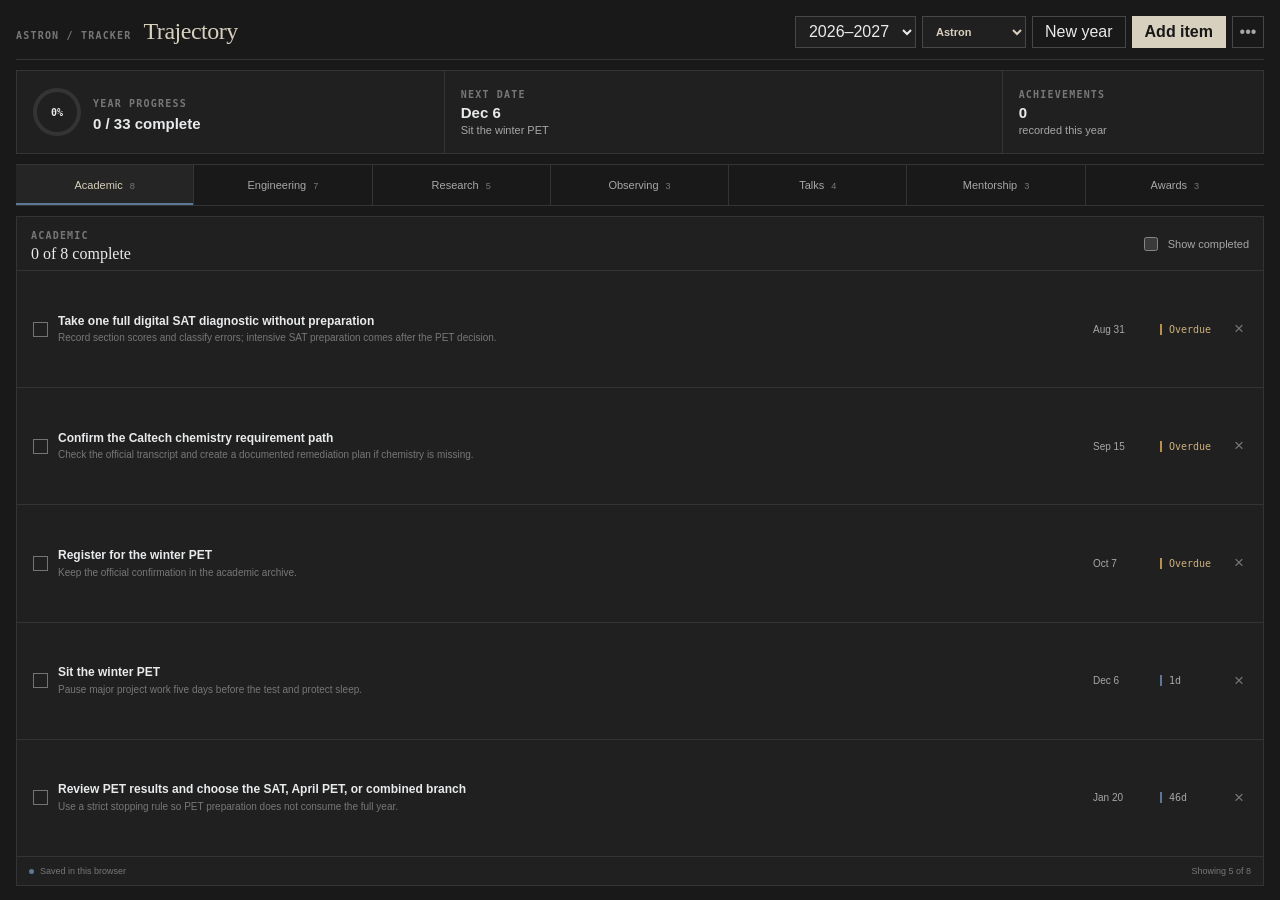
<file: index.html>
<!doctype html>
<html lang="en">
<head>
  <meta charset="utf-8">
  <meta name="viewport" content="width=device-width, initial-scale=1">
  <meta name="theme-color" content="#191919">
  <meta name="description" content="A compact, local-first tracker for astrophysics goals and achievements.">
  <title>Astron Tracker</title>
  <link rel="stylesheet" href="style.css">
</head>
<body>
  <main class="tracker-shell">
    <header class="tracker-header">
      <div class="identity"><span class="scope">ASTRON / TRACKER</span><h1>Trajectory</h1></div>
      <div class="header-actions">
        <select id="year" aria-label="Academic year"></select>
        <select class="page-switcher" aria-label="Switch tracker" onchange="if(this.value) location.href=this.value">
          <option value="./" selected>Astron</option>
          <option value="pet/">PET</option>
          <option value="master-tasks/">Tasks</option>
        </select>
        <button class="quiet-button" id="newYear">New year</button>
        <button class="primary-button" id="addItem">Add item</button>
        <details class="more-menu">
          <summary aria-label="More options">•••</summary>
          <div class="menu-panel">
            <button id="exportData">Export data</button>
            <button id="importData">Import data</button>
            <button class="danger" id="clearYear">Clear current year</button>
          </div>
        </details>
      </div>
    </header>

    <section class="summary" aria-label="Year summary">
      <div class="progress-cell">
        <div class="progress-ring" id="progressRing"><span id="progress">0%</span></div>
        <div><span class="label">Year progress</span><strong id="progressNote">0 / 0 complete</strong></div>
      </div>
      <div class="metric"><span class="label">Next date</span><strong id="nextDate">None</strong><small id="nextTitle">No upcoming goals</small></div>
      <div class="metric"><span class="label">Achievements</span><strong id="achievements">0</strong><small>recorded this year</small></div>
    </section>

    <nav class="category-tabs" id="categoryTabs" aria-label="Tracker categories"></nav>

    <section class="list-panel">
      <div class="list-heading">
        <div><span class="label" id="categoryLabel">Academic</span><h2 id="categoryProgress">0 of 0 complete</h2></div>
        <label class="completed-toggle"><input type="checkbox" id="showDone">Show completed</label>
      </div>
      <div class="task-list" id="taskList"></div>
      <footer class="tracker-footer"><span>Saved in this browser</span><span id="visibleCount">0 visible</span></footer>
    </section>
  </main>

  <dialog id="itemDialog">
    <form id="itemForm">
      <div class="modal-title"><div><span class="label">New record</span><h2>Add an item</h2></div><button type="button" id="closeDialog" aria-label="Close">×</button></div>
      <label>Title<input name="title" required maxlength="160" autofocus></label>
      <div class="form-row">
        <label>Category<select name="category" id="itemCategory"></select></label>
        <label>Type<select name="type"><option value="goal">Goal</option><option value="achievement">Achievement</option></select></label>
      </div>
      <label>Date<input name="date" type="date"></label>
      <label>Notes<textarea name="notes" maxlength="400" rows="2"></textarea></label>
      <div class="modal-actions"><button type="button" class="quiet-button" id="cancelDialog">Cancel</button><button class="primary-button">Save</button></div>
    </form>
  </dialog>
  <dialog id="confirmDialog">
    <form id="confirmForm">
      <div class="modal-title">
        <div><span class="label">Confirm action</span><h2 id="confirmTitle">Are you sure?</h2></div>
        <button type="button" id="confirmClose" aria-label="Close">×</button>
      </div>
      <p id="confirmMessage" style="margin:0;color:var(--muted);font-size:12px;line-height:1.5;"></p>
      <div class="modal-actions">
        <button type="button" class="quiet-button" id="confirmCancel">Cancel</button>
        <button type="submit" class="primary-button" id="confirmAccept">Delete</button>
      </div>
    </form>
  </dialog>

  <input type="file" id="importFile" accept="application/json" hidden>
  <script src="app.js"></script>
</body>
</html>
</file>
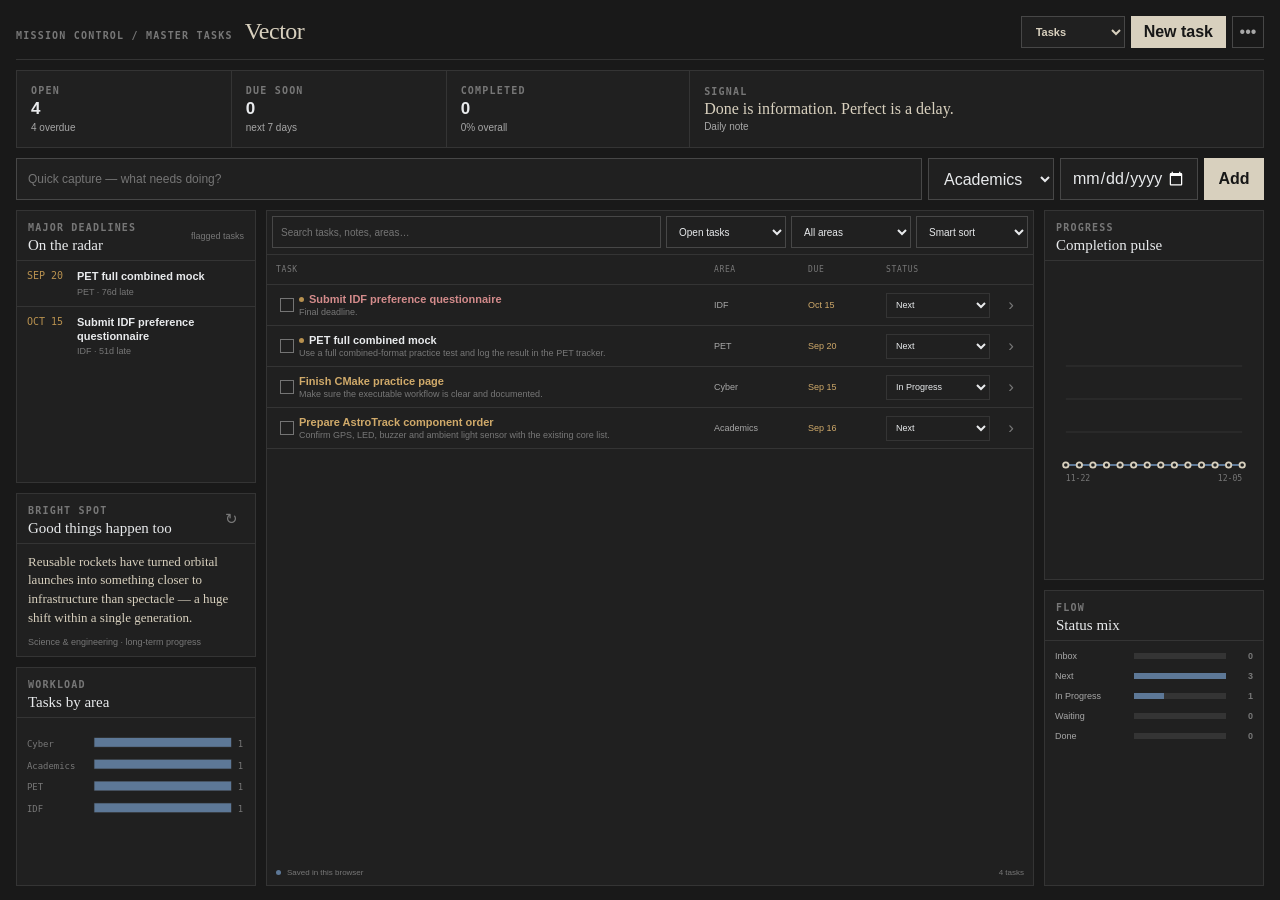
<file: master-tasks/index.html>
<!doctype html>
<html lang="en">
<head>
  <meta charset="utf-8">
  <meta name="viewport" content="width=device-width, initial-scale=1">
  <meta name="theme-color" content="#191919">
  <meta name="description" content="A fast local-first master task dashboard for Mission Control.">
  <title>Master Tasks</title>
  <link rel="stylesheet" href="style.css">
</head>
<body>
  <main class="tracker-shell">
    <header class="tracker-header">
      <div class="identity">
        <span class="scope">MISSION CONTROL / MASTER TASKS</span>
        <h1>Vector</h1>
      </div>
      <div class="header-actions">
        <select class="page-switcher" aria-label="Switch tracker" onchange="if(this.value) location.href=this.value">
          <option value="../">Astron</option>
          <option value="../pet/">PET</option>
          <option value="./" selected>Tasks</option>
        </select>
        <button class="primary-button" id="addDetailedTask">New task</button>
        <details class="more-menu">
          <summary aria-label="More options">•••</summary>
          <div class="menu-panel">
            <button id="exportData">Export data</button>
            <button id="importData">Import data</button>
            <button class="danger" id="resetData">Reset task tracker</button>
          </div>
        </details>
      </div>
    </header>

    <section class="summary" aria-label="Task summary">
      <div class="metric">
        <span class="label">Open</span>
        <strong id="openCount">0</strong>
        <small id="openNote">Nothing waiting</small>
      </div>
      <div class="metric">
        <span class="label">Due soon</span>
        <strong id="dueSoonCount">0</strong>
        <small>next 7 days</small>
      </div>
      <div class="metric">
        <span class="label">Completed</span>
        <strong id="completedCount">0</strong>
        <small id="completionRate">0% overall</small>
      </div>
      <div class="metric quote-metric">
        <span class="label">Signal</span>
        <strong id="quoteText">Start before you're ready.</strong>
        <small id="quoteSource">Daily note</small>
      </div>
    </section>

    <form class="quick-capture" id="quickForm">
      <input name="title" id="quickTitle" maxlength="180" placeholder="Quick capture — what needs doing?" autocomplete="off" required>
      <select name="area" aria-label="Area">
        <option>Academics</option>
        <option>Cyber</option>
        <option>Astron</option>
        <option>PET</option>
        <option>IDF</option>
        <option>Traveling</option>
        <option>Personal</option>
        <option>Other</option>
      </select>
      <input name="date" type="date" aria-label="Due date">
      <button class="primary-button">Add</button>
    </form>

    <section class="workspace">
      <aside class="left-rail">
        <article class="rail-panel deadlines-panel">
          <div class="panel-heading">
            <div><span class="label">Major deadlines</span><h2>On the radar</h2></div>
            <span class="tiny-note">flagged tasks</span>
          </div>
          <div id="deadlineList" class="deadline-list"></div>
        </article>

        <article class="rail-panel bright-panel">
          <div class="panel-heading">
            <div><span class="label">Bright spot</span><h2>Good things happen too</h2></div>
            <button class="icon-button" id="nextBrightSpot" aria-label="Next bright spot">↻</button>
          </div>
          <div class="bright-spot">
            <p id="brightText"></p>
            <small id="brightMeta"></small>
          </div>
        </article>

        <article class="rail-panel chart-panel">
          <div class="panel-heading">
            <div><span class="label">Workload</span><h2>Tasks by area</h2></div>
          </div>
          <div class="chart" id="areaChart"></div>
        </article>
      </aside>

      <section class="task-panel">
        <div class="task-toolbar">
          <div class="search-wrap">
            <input id="searchInput" type="search" placeholder="Search tasks, notes, areas…" aria-label="Search tasks">
          </div>
          <select id="statusFilter" aria-label="Filter by status">
            <option value="open">Open tasks</option>
            <option value="all">All statuses</option>
            <option value="Inbox">Inbox</option>
            <option value="Next">Next</option>
            <option value="In Progress">In Progress</option>
            <option value="Waiting">Waiting</option>
            <option value="Done">Done</option>
          </select>
          <select id="areaFilter" aria-label="Filter by area"><option value="all">All areas</option></select>
          <select id="sortSelect" aria-label="Sort tasks">
            <option value="smart">Smart sort</option>
            <option value="due">Due date</option>
            <option value="priority">Priority</option>
            <option value="created">Newest</option>
            <option value="area">Area</option>
          </select>
        </div>

        <div class="task-header-row">
          <span>Task</span><span>Area</span><span>Due</span><span>Status</span><span></span>
        </div>
        <div class="task-list" id="taskList"></div>
        <footer class="task-footer">
          <span>Saved in this browser</span>
          <span id="visibleCount">0 tasks</span>
        </footer>
      </section>

      <aside class="right-rail">
        <article class="rail-panel chart-panel">
          <div class="panel-heading">
            <div><span class="label">Progress</span><h2>Completion pulse</h2></div>
          </div>
          <div class="chart" id="completionChart"></div>
        </article>
        <article class="rail-panel status-panel">
          <div class="panel-heading">
            <div><span class="label">Flow</span><h2>Status mix</h2></div>
          </div>
          <div id="statusMix" class="status-mix"></div>
        </article>
      </aside>
    </section>
  </main>

  <dialog id="taskDialog">
    <form id="taskForm">
      <input type="hidden" name="id">
      <div class="modal-title">
        <div><span class="label" id="dialogEyebrow">Task details</span><h2 id="dialogTitle">New task</h2></div>
        <button type="button" data-close="taskDialog" aria-label="Close">×</button>
      </div>
      <label>Task<input name="title" maxlength="180" required></label>
      <div class="form-row">
        <label>Area<select name="area" id="dialogArea"></select></label>
        <label>Status<select name="status">
          <option>Inbox</option><option>Next</option><option>In Progress</option><option>Waiting</option><option>Done</option>
        </select></label>
      </div>
      <div class="form-row">
        <label>Due date<input name="date" type="date"></label>
        <label>Priority<select name="priority">
          <option>Medium</option><option>Critical</option><option>High</option><option>Low</option>
        </select></label>
      </div>
      <div class="form-row compact-row">
        <label class="check-label"><input name="major" type="checkbox"> Major deadline</label>
        <label>Estimated hours<input name="hours" type="number" min="0" max="999" step="0.25" placeholder="Optional"></label>
      </div>
      <label>Notes<textarea name="notes" rows="3" maxlength="1200" placeholder="Context, next step, links, submission details…"></textarea></label>
      <label>Attach files<input name="files" type="file" multiple><small class="field-note">Stored only in this browser. Up to 1.25 MB per file.</small></label>
      <div id="attachmentList" class="attachment-list"></div>
      <div class="modal-actions">
        <button type="button" class="danger-button" id="deleteTaskButton">Delete</button>
        <span class="modal-spacer"></span>
        <button type="button" class="quiet-button" data-close="taskDialog">Cancel</button>
        <button class="primary-button">Save task</button>
      </div>
    </form>
  </dialog>

  <dialog id="confirmDialog">
    <form id="confirmForm">
      <div class="modal-title">
        <div><span class="label">Confirm action</span><h2>Are you sure?</h2></div>
        <button type="button" id="confirmClose" aria-label="Close">×</button>
      </div>
      <p id="confirmMessage" class="confirm-message"></p>
      <div class="modal-actions">
        <button type="button" class="quiet-button" id="confirmCancel">Cancel</button>
        <button type="submit" class="primary-button" id="confirmAccept">Delete</button>
      </div>
    </form>
  </dialog>

  <input type="file" id="importFile" accept="application/json" hidden>
  <script src="app.js?v=20260913-1"></script>
</body>
</html>
</file>
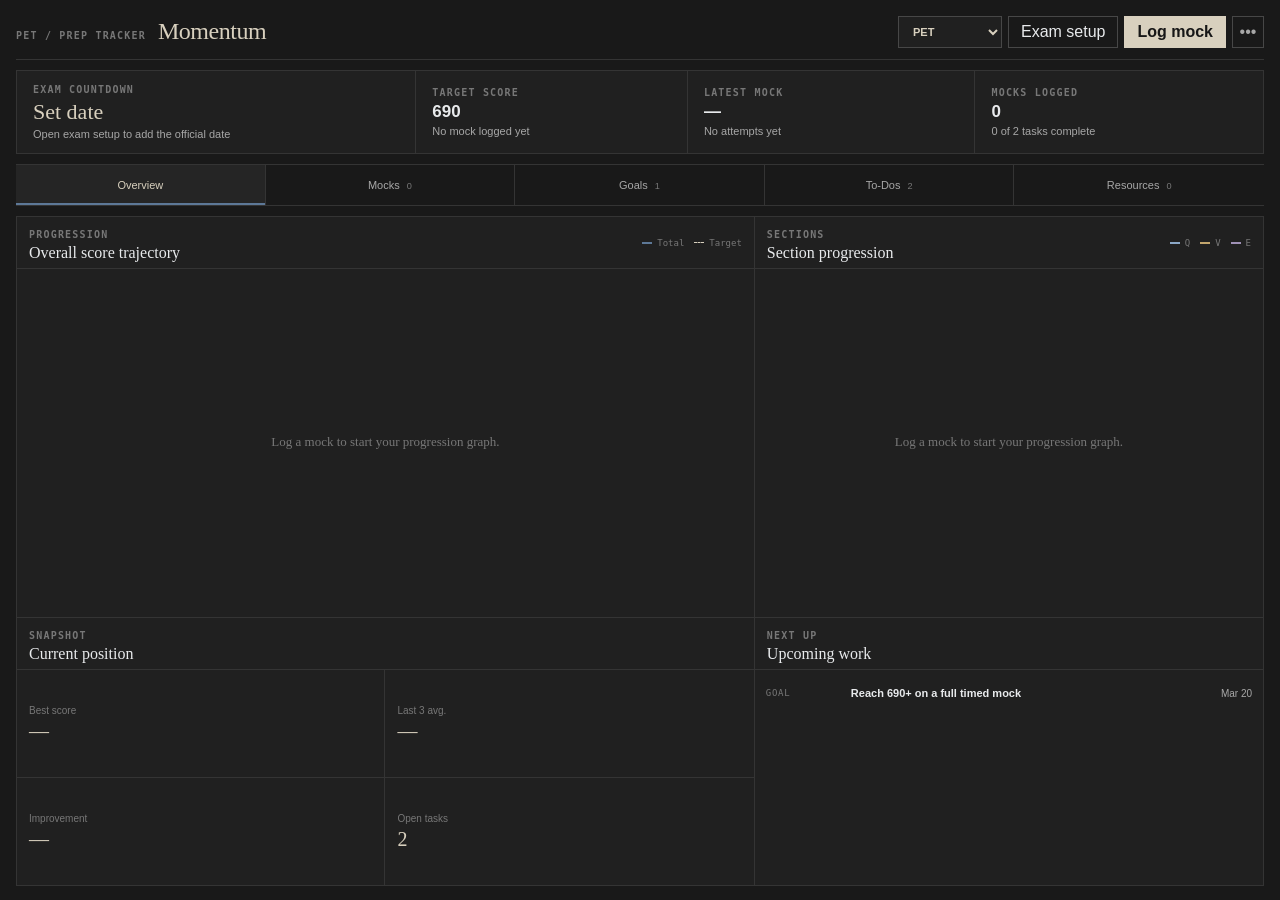
<file: pet/index.html>
<!doctype html>
<html lang="en">
<head>
  <meta charset="utf-8">
  <meta name="viewport" content="width=device-width, initial-scale=1">
  <meta name="theme-color" content="#191919">
  <meta name="description" content="A local-first PET preparation tracker for mock scores, goals, tasks, and resources.">
  <title>PET Prep Tracker</title>
  <link rel="stylesheet" href="style.css">
</head>
<body>
  <main class="tracker-shell">
    <header class="tracker-header">
      <div class="identity">
        <span class="scope">PET / PREP TRACKER</span>
        <h1>Momentum</h1>
      </div>
      <div class="header-actions">
        <select class="page-switcher" aria-label="Switch tracker" onchange="if(this.value) location.href=this.value">
          <option value="../">Astron</option>
          <option value="./" selected>PET</option>
          <option value="../master-tasks/">Tasks</option>
        </select>
        <button class="quiet-button" id="settingsButton">Exam setup</button>
        <button class="primary-button" id="quickMock">Log mock</button>
        <details class="more-menu">
          <summary aria-label="More options">•••</summary>
          <div class="menu-panel">
            <button id="exportData">Export data</button>
            <button id="importData">Import data</button>
            <button class="danger" id="resetData">Reset PET tracker</button>
          </div>
        </details>
      </div>
    </header>

    <section class="summary" aria-label="Preparation summary">
      <div class="metric countdown-metric">
        <span class="label">Exam countdown</span>
        <strong id="countdown">Set date</strong>
        <small id="examDateNote">Open exam setup to add the official date</small>
      </div>
      <div class="metric">
        <span class="label">Target score</span>
        <strong id="targetScore">690</strong>
        <small id="targetGap">No mock logged yet</small>
      </div>
      <div class="metric">
        <span class="label">Latest mock</span>
        <strong id="latestScore">—</strong>
        <small id="latestMeta">No attempts yet</small>
      </div>
      <div class="metric">
        <span class="label">Mocks logged</span>
        <strong id="mockCount">0</strong>
        <small id="taskCompletion">0 of 0 tasks complete</small>
      </div>
    </section>

    <nav class="category-tabs" id="mainTabs" aria-label="PET tracker sections">
      <button data-tab="overview" class="active"><span>O</span>Overview</button>
      <button data-tab="mocks"><span>M</span>Mocks<small id="mockTabCount">0</small></button>
      <button data-tab="goals"><span>G</span>Goals<small id="goalTabCount">0</small></button>
      <button data-tab="todos"><span>T</span>To-Dos<small id="todoTabCount">0</small></button>
      <button data-tab="resources"><span>R</span>Resources<small id="resourceTabCount">0</small></button>
    </nav>

    <section class="workspace">
      <section class="view active" data-view="overview">
        <div class="overview-grid">
          <article class="panel chart-panel">
            <div class="panel-heading">
              <div><span class="label">Progression</span><h2>Overall score trajectory</h2></div>
              <span class="legend-inline"><i class="legend-total"></i>Total <i class="legend-target"></i>Target</span>
            </div>
            <div class="chart" id="overallChart"></div>
          </article>

          <article class="panel chart-panel">
            <div class="panel-heading">
              <div><span class="label">Sections</span><h2>Section progression</h2></div>
              <span class="legend-inline"><i class="legend-quant"></i>Q <i class="legend-verbal"></i>V <i class="legend-english"></i>E</span>
            </div>
            <div class="chart" id="sectionChart"></div>
          </article>

          <article class="panel">
            <div class="panel-heading">
              <div><span class="label">Snapshot</span><h2>Current position</h2></div>
            </div>
            <div class="snapshot-grid">
              <div><span>Best score</span><strong id="bestScore">—</strong></div>
              <div><span>Last 3 avg.</span><strong id="averageScore">—</strong></div>
              <div><span>Improvement</span><strong id="improvementScore">—</strong></div>
              <div><span>Open tasks</span><strong id="openTasks">0</strong></div>
            </div>
          </article>

          <article class="panel">
            <div class="panel-heading">
              <div><span class="label">Next up</span><h2>Upcoming work</h2></div>
            </div>
            <div class="upcoming-list" id="upcomingList"></div>
          </article>
        </div>
      </section>

      <section class="view" data-view="mocks">
        <div class="section-toolbar">
          <div><span class="label">Practice history</span><h2>Mock attempts</h2></div>
          <button class="primary-button" id="addMock">Log mock</button>
        </div>
        <div class="table-wrap">
          <table class="data-table">
            <thead><tr><th>Date</th><th>Mock</th><th>Total</th><th>Quant.</th><th>Verbal</th><th>English</th><th>Change</th><th></th></tr></thead>
            <tbody id="mockRows"></tbody>
          </table>
          <div class="empty-state" id="mockEmpty">No mock attempts logged yet.</div>
        </div>
      </section>

      <section class="view" data-view="goals">
        <div class="section-toolbar">
          <div><span class="label">Milestones</span><h2>Goals</h2></div>
          <button class="primary-button" id="addGoal">Add goal</button>
        </div>
        <div class="record-list" id="goalList"></div>
      </section>

      <section class="view" data-view="todos">
        <div class="section-toolbar">
          <div><span class="label">Execution</span><h2>To-Dos</h2></div>
          <button class="primary-button" id="addTodo">Add task</button>
        </div>
        <div class="record-list" id="todoList"></div>
      </section>

      <section class="view" data-view="resources">
        <div class="section-toolbar">
          <div><span class="label">Library</span><h2>Sources, links & images</h2></div>
          <button class="primary-button" id="addResource">Add resource</button>
        </div>
        <div class="resource-grid" id="resourceGrid"></div>
      </section>
    </section>
  </main>

  <dialog id="settingsDialog">
    <form id="settingsForm">
      <div class="modal-title">
        <div><span class="label">Preparation setup</span><h2>Exam settings</h2></div>
        <button type="button" data-close="settingsDialog" aria-label="Close">×</button>
      </div>
      <label>Exam label<input name="examName" maxlength="80" placeholder="PET — April 2027"></label>
      <div class="form-row">
        <label>Official exam date<input name="examDate" type="date"></label>
        <label>Target overall score<input name="targetScore" type="number" min="200" max="800" step="1"></label>
      </div>
      <div class="modal-actions"><button type="button" class="quiet-button" data-close="settingsDialog">Cancel</button><button class="primary-button">Save</button></div>
    </form>
  </dialog>

  <dialog id="mockDialog">
    <form id="mockForm">
      <div class="modal-title">
        <div><span class="label">Practice record</span><h2>Log a mock</h2></div>
        <button type="button" data-close="mockDialog" aria-label="Close">×</button>
      </div>
      <div class="form-row">
        <label>Date<input name="date" type="date" required></label>
        <label>Mock / source<input name="name" maxlength="100" required placeholder="NITE practice test 1"></label>
      </div>
      <div class="score-grid">
        <label>Overall<input name="total" type="number" min="200" max="800" required placeholder="690"></label>
        <label>Quantitative<input name="quantitative" type="number" min="50" max="150" placeholder="135"></label>
        <label>Verbal<input name="verbal" type="number" min="50" max="150" placeholder="130"></label>
        <label>English<input name="english" type="number" min="50" max="150" placeholder="140"></label>
      </div>
      <label>Link / source URL<input name="sourceUrl" type="url" placeholder="https://…"></label>
      <label>Notes<textarea name="notes" rows="3" maxlength="800" placeholder="What went well, recurring mistakes, timing issues…"></textarea></label>
      <div class="modal-actions"><button type="button" class="quiet-button" data-close="mockDialog">Cancel</button><button class="primary-button">Save attempt</button></div>
    </form>
  </dialog>

  <dialog id="goalDialog">
    <form id="goalForm">
      <div class="modal-title">
        <div><span class="label">Milestone</span><h2>Add a goal</h2></div>
        <button type="button" data-close="goalDialog" aria-label="Close">×</button>
      </div>
      <label>Goal<input name="title" maxlength="160" required placeholder="Reach 700+ in a full mock"></label>
      <div class="form-row">
        <label>Metric<select name="metric"><option value="overall">Overall</option><option value="quantitative">Quantitative</option><option value="verbal">Verbal</option><option value="english">English</option><option value="habit">Habit</option><option value="custom">Custom</option></select></label>
        <label>Target value<input name="target" type="number" min="0" max="10000" placeholder="Optional"></label>
      </div>
      <label>Target date<input name="date" type="date"></label>
      <label>Notes<textarea name="notes" rows="2" maxlength="500"></textarea></label>
      <div class="modal-actions"><button type="button" class="quiet-button" data-close="goalDialog">Cancel</button><button class="primary-button">Save goal</button></div>
    </form>
  </dialog>

  <dialog id="todoDialog">
    <form id="todoForm">
      <div class="modal-title">
        <div><span class="label">Action item</span><h2>Add a To-Do</h2></div>
        <button type="button" data-close="todoDialog" aria-label="Close">×</button>
      </div>
      <label>Task<input name="title" maxlength="160" required></label>
      <div class="form-row">
        <label>Category<select name="category"><option>Quantitative</option><option>Verbal</option><option>English</option><option>Mock</option><option>Review</option><option>Vocabulary</option><option>Admin</option><option>Other</option></select></label>
        <label>Due date<input name="date" type="date"></label>
      </div>
      <label>Notes<textarea name="notes" rows="2" maxlength="500"></textarea></label>
      <div class="modal-actions"><button type="button" class="quiet-button" data-close="todoDialog">Cancel</button><button class="primary-button">Save task</button></div>
    </form>
  </dialog>

  <dialog id="resourceDialog">
    <form id="resourceForm">
      <div class="modal-title">
        <div><span class="label">Library item</span><h2>Add a resource</h2></div>
        <button type="button" data-close="resourceDialog" aria-label="Close">×</button>
      </div>
      <div class="form-row">
        <label>Title<input name="title" maxlength="160" required></label>
        <label>Type<select name="kind"><option>Practice</option><option>Theory</option><option>Vocabulary</option><option>Strategy</option><option>Mock</option><option>Image</option><option>Course</option><option>Other</option></select></label>
      </div>
      <label>Link<input name="url" type="url" placeholder="https://…"></label>
      <label>Image URL<input name="imageUrl" type="url" placeholder="Optional preview image URL"></label>
      <label>Or upload a small image<input name="imageFile" type="file" accept="image/*"><small class="field-note">Stored only in this browser. Keep uploads under 1.25 MB.</small></label>
      <label>Notes<textarea name="notes" rows="3" maxlength="800"></textarea></label>
      <div class="modal-actions"><button type="button" class="quiet-button" data-close="resourceDialog">Cancel</button><button class="primary-button">Save resource</button></div>
    </form>
  </dialog>

  <dialog id="confirmDialog">
    <form id="confirmForm">
      <div class="modal-title">
        <div><span class="label">Confirm action</span><h2 id="confirmTitle">Are you sure?</h2></div>
        <button type="button" id="confirmClose" aria-label="Close">×</button>
      </div>
      <p id="confirmMessage" class="confirm-message"></p>
      <div class="modal-actions">
        <button type="button" class="quiet-button" id="confirmCancel">Cancel</button>
        <button type="submit" class="primary-button" id="confirmAccept">Delete</button>
      </div>
    </form>
  </dialog>

  <input type="file" id="importFile" accept="application/json" hidden>
  <script src="app.js?v=20260913-2"></script>
</body>
</html>
</file>
<file: style.css>
:root{--notion:#191919;--surface:#202020;--surface-2:#252525;--line:#343434;--line-strong:#474747;--text:#e8eaec;--muted:#a7a7a7;--dim:#777;--teal:#5d7897;--parchment:#d8d0be;--amber:#b8914f;color-scheme:dark}
*{box-sizing:border-box}html,body{width:100%;height:100%;overflow:hidden}body{margin:0;background:var(--notion);color:var(--text);font-family:ui-sans-serif,-apple-system,BlinkMacSystemFont,"Segoe UI",sans-serif}button,input,select,textarea{font:inherit}button,select,input[type=checkbox],summary{cursor:pointer}button:focus-visible,input:focus-visible,select:focus-visible,textarea:focus-visible,summary:focus-visible{outline:2px solid var(--teal);outline-offset:2px}
.tracker-shell{width:100%;height:100dvh;min-height:420px;padding:14px 16px;display:grid;grid-template-rows:46px 84px 42px minmax(0,1fr);gap:10px;background:var(--notion)}
.tracker-header{display:flex;align-items:center;justify-content:space-between;gap:20px;border-bottom:1px solid var(--line);padding-bottom:10px}.identity{display:flex;align-items:baseline;gap:12px;min-width:0}.identity h1{margin:0;color:var(--parchment);font-family:Georgia,"Times New Roman",serif;font-size:24px;font-weight:500;letter-spacing:-.02em}.scope,.label{color:var(--dim);font-family:ui-monospace,SFMono-Regular,Menlo,Consolas,monospace;font-size:10px;font-weight:700;letter-spacing:.12em;text-transform:uppercase}.header-actions{display:flex;gap:6px;align-items:center}select,input,textarea{border:1px solid var(--line-strong);border-radius:0;background:var(--surface);color:var(--text)}.header-actions select{height:32px;padding:0 9px}button{border-radius:0}.quiet-button,.primary-button{height:32px;padding:0 12px;border:1px solid var(--line-strong);color:var(--text);background:transparent}.quiet-button:hover{background:var(--surface-2)}.primary-button{border-color:var(--parchment);background:var(--parchment);color:#171717;font-weight:650}.primary-button:hover{background:#ebe4d4}
.more-menu{position:relative}.more-menu summary{width:32px;height:32px;display:grid;place-items:center;border:1px solid var(--line-strong);color:var(--muted);list-style:none}.more-menu summary::-webkit-details-marker{display:none}.menu-panel{position:absolute;z-index:5;right:0;top:38px;width:150px;padding:5px;border:1px solid var(--line-strong);background:#202020;box-shadow:0 10px 30px rgba(0,0,0,.35)}.menu-panel button{width:100%;padding:8px;border:0;background:transparent;color:var(--muted);text-align:left;font-size:11px}.menu-panel button:hover{background:var(--surface-2);color:var(--text)}.menu-panel .danger:hover{color:#d59a9a}
.summary{display:grid;grid-template-columns:1.15fr 1.5fr .7fr;border:1px solid var(--line);background:var(--surface)}.summary>div{min-width:0;padding:12px 16px;border-right:1px solid var(--line)}.summary>div:last-child{border-right:0}.progress-cell{display:flex;align-items:center;gap:12px}.progress-cell strong,.metric strong{display:block;margin-top:4px;font-size:15px;font-weight:580}.progress-ring{--progress:0deg;width:48px;height:48px;flex:0 0 auto;display:grid;place-items:center;border-radius:50%;background:conic-gradient(var(--teal) var(--progress),var(--line) 0);position:relative}.progress-ring:before{content:"";position:absolute;inset:4px;border-radius:50%;background:var(--surface)}.progress-ring span{position:relative;font-family:ui-monospace,monospace;font-size:10px;font-weight:700}.metric{display:flex;flex-direction:column;justify-content:center}.metric small{display:block;margin-top:3px;overflow:hidden;color:var(--muted);font-size:11px;text-overflow:ellipsis;white-space:nowrap}
.category-tabs{display:grid;grid-template-columns:repeat(7,minmax(0,1fr));border-block:1px solid var(--line)}.category-tabs button{min-width:0;height:40px;border:0;border-right:1px solid var(--line);background:transparent;color:var(--muted);font-size:11px;white-space:nowrap;overflow:hidden;text-overflow:ellipsis}.category-tabs button:last-child{border-right:0}.category-tabs button>span{display:none}.category-tabs button small{margin-left:7px;color:var(--dim)}.category-tabs button:hover{color:var(--text);background:var(--surface)}.category-tabs button.active{color:var(--parchment);background:var(--surface-2);box-shadow:inset 0 -2px var(--teal)}
.list-panel{min-height:0;border:1px solid var(--line);display:grid;grid-template-rows:54px minmax(0,1fr) 28px;background:var(--surface)}.list-heading{display:flex;justify-content:space-between;align-items:center;gap:16px;padding:9px 14px;border-bottom:1px solid var(--line)}.list-heading h2{margin:2px 0 0;font-family:Georgia,"Times New Roman",serif;font-size:16px;font-weight:500}.completed-toggle{display:flex;align-items:center;gap:7px;color:var(--muted);font-size:11px}.completed-toggle input{width:14px;height:14px;accent-color:var(--teal)}.task-list{min-height:0;display:grid;grid-template-rows:repeat(5,minmax(0,1fr))}.task-row{min-height:0;display:grid;grid-template-columns:20px minmax(0,1fr) 58px 58px 24px;align-items:center;gap:9px;padding:7px 12px;border-bottom:1px solid var(--line)}.task-row:hover{background:var(--surface-2)}.task-row.is-done{opacity:.52}.task-check{appearance:none;width:15px;height:15px;border:1px solid #747474;border-radius:0;background:transparent;position:relative}.task-check:checked{border-color:var(--teal);background:var(--teal)}.task-check:checked:after{content:"";position:absolute;left:3px;top:1px;width:5px;height:8px;border:solid #191919;border-width:0 2px 2px 0;transform:rotate(45deg)}.task-copy{min-width:0}.task-copy h3{margin:0;overflow:hidden;color:var(--text);font-size:12px;font-weight:560;line-height:1.3;text-overflow:ellipsis;white-space:nowrap}.task-copy p{margin:3px 0 0;overflow:hidden;color:var(--dim);font-size:10px;line-height:1.25;text-overflow:ellipsis;white-space:nowrap}.is-done .task-copy h3{text-decoration:line-through}.task-row time{color:var(--muted);font-size:10px}.status{padding-left:7px;border-left:2px solid var(--teal);color:var(--muted);font-family:ui-monospace,monospace;font-size:10px}.status.late{border-color:var(--amber);color:#cdb17c}.delete-button{width:24px;height:24px;border:0;background:transparent;color:var(--dim);font-size:17px}.delete-button:hover{color:#d59a9a}.empty-state{grid-row:1/-1;display:grid;place-items:center;color:var(--dim);font-family:Georgia,"Times New Roman",serif;font-size:14px}.tracker-footer{display:flex;align-items:center;justify-content:space-between;padding:0 12px;color:var(--dim);font-size:9px}.tracker-footer span:first-child:before{content:"";display:inline-block;width:5px;height:5px;margin-right:6px;border-radius:50%;background:var(--teal)}
dialog{width:min(440px,calc(100% - 24px));max-height:calc(100dvh - 24px);padding:0;border:1px solid var(--line-strong);border-radius:0;background:#202020;color:var(--text);box-shadow:0 18px 60px rgba(0,0,0,.5)}dialog::backdrop{background:rgba(0,0,0,.64)}dialog form{padding:16px}.modal-title{display:flex;justify-content:space-between;align-items:start;margin-bottom:14px}.modal-title h2{margin:2px 0 0;font-family:Georgia,"Times New Roman",serif;font-size:22px;font-weight:500}.modal-title button{border:0;background:transparent;color:var(--muted);font-size:20px}dialog label{display:grid;gap:5px;margin-bottom:10px;color:var(--muted);font-size:10px;font-weight:700;letter-spacing:.06em;text-transform:uppercase}dialog input,dialog select,dialog textarea{width:100%;min-height:34px;padding:7px 9px;color:var(--text);font-size:12px;letter-spacing:normal;text-transform:none}dialog textarea{resize:none}.form-row{display:grid;grid-template-columns:1fr 1fr;gap:10px}.modal-actions{display:flex;justify-content:flex-end;gap:7px;margin-top:14px}
@media(max-width:700px){.tracker-shell{padding:10px;grid-template-rows:78px 72px 42px minmax(0,1fr)}.tracker-header{align-items:flex-start}.identity{display:block}.identity h1{font-size:21px}.header-actions{flex-wrap:wrap;justify-content:flex-end}.header-actions select{width:116px}.header-actions .quiet-button{display:none}.summary{grid-template-columns:1fr 1fr}.summary>div{padding:9px}.summary>div:nth-child(2){border-right:0}.summary>div:last-child{display:none}.progress-ring{width:40px;height:40px}.category-tabs button{font-size:0}.category-tabs button>span{display:inline;font-size:11px}.category-tabs button small{font-size:9px}.task-row{grid-template-columns:18px minmax(0,1fr) 48px 22px;padding-inline:9px}.task-row .status{display:none}.task-copy p{display:none}}
@media(max-height:510px){.tracker-shell{min-height:360px;padding-block:8px;grid-template-rows:40px 64px 36px minmax(0,1fr);gap:7px}.tracker-header{padding-bottom:7px}.category-tabs button{height:34px}.summary>div{padding-block:7px}.progress-ring{width:38px;height:38px}.list-panel{grid-template-rows:45px minmax(0,1fr) 22px}.task-list{grid-template-rows:repeat(4,minmax(0,1fr))}.task-row:nth-child(n+5){display:none}}
@media(prefers-reduced-motion:reduce){*{scroll-behavior:auto!important}}

.page-switcher{height:32px;min-width:104px;padding:0 28px 0 10px;border:1px solid var(--line-strong);background:var(--surface);color:var(--parchment);font-size:11px;font-weight:600}
.page-switcher:hover{background:var(--surface-2)}
</file>
<file: master-tasks/style.css>
:root{
  --notion:#191919;--surface:#202020;--surface-2:#252525;--surface-3:#2b2b2b;
  --line:#343434;--line-strong:#474747;--text:#e8eaec;--muted:#a7a7a7;--dim:#777;
  --teal:#5d7897;--parchment:#d8d0be;--amber:#b8914f;--red:#b66f6f;--green:#7e9a83;--purple:#9b8aac;
  color-scheme:dark
}
*{box-sizing:border-box}
html,body{width:100%;height:100%}
body{margin:0;background:var(--notion);color:var(--text);font-family:ui-sans-serif,-apple-system,BlinkMacSystemFont,"Segoe UI",sans-serif;overflow:hidden}
button,input,select,textarea{font:inherit}
button,select,input[type=checkbox],summary{cursor:pointer}
button:focus-visible,input:focus-visible,select:focus-visible,textarea:focus-visible,summary:focus-visible{outline:2px solid var(--teal);outline-offset:2px}
a{color:inherit;text-decoration:none}

.tracker-shell{width:100%;height:100dvh;min-height:560px;padding:14px 16px;display:grid;grid-template-rows:46px 78px 42px minmax(0,1fr);gap:10px;background:var(--notion)}
.tracker-header{display:flex;align-items:center;justify-content:space-between;gap:20px;border-bottom:1px solid var(--line);padding-bottom:10px}
.identity{display:flex;align-items:baseline;gap:12px;min-width:0}
.identity h1{margin:0;color:var(--parchment);font-family:Georgia,"Times New Roman",serif;font-size:24px;font-weight:500;letter-spacing:-.02em}
.scope,.label{color:var(--dim);font-family:ui-monospace,SFMono-Regular,Menlo,Consolas,monospace;font-size:10px;font-weight:700;letter-spacing:.12em;text-transform:uppercase}
.header-actions{display:flex;gap:6px;align-items:center}
select,input,textarea{border:1px solid var(--line-strong);border-radius:0;background:var(--surface);color:var(--text)}
button{border-radius:0}
.quiet-button,.primary-button,.link-button{height:32px;padding:0 12px;border:1px solid var(--line-strong);color:var(--text);background:transparent}
.link-button{display:inline-flex;align-items:center}
.quiet-button:hover,.link-button:hover{background:var(--surface-2)}
.primary-button{border-color:var(--parchment);background:var(--parchment);color:#171717;font-weight:650}
.primary-button:hover{background:#ebe4d4}
.danger-button{height:32px;padding:0 12px;border:1px solid #654343;background:transparent;color:#d59a9a}
.danger-button:hover{background:#2b2020}
.more-menu{position:relative}
.more-menu summary{width:32px;height:32px;display:grid;place-items:center;border:1px solid var(--line-strong);color:var(--muted);list-style:none}
.more-menu summary::-webkit-details-marker{display:none}
.menu-panel{position:absolute;z-index:20;right:0;top:38px;width:165px;padding:5px;border:1px solid var(--line-strong);background:#202020;box-shadow:0 10px 30px rgba(0,0,0,.35)}
.menu-panel button{width:100%;padding:8px;border:0;background:transparent;color:var(--muted);text-align:left;font-size:11px}
.menu-panel button:hover{background:var(--surface-2);color:var(--text)}
.menu-panel .danger:hover{color:#d59a9a}

.summary{display:grid;grid-template-columns:.75fr .75fr .85fr 2fr;border:1px solid var(--line);background:var(--surface)}
.summary>div{min-width:0;padding:10px 14px;border-right:1px solid var(--line)}
.summary>div:last-child{border-right:0}
.metric{display:flex;flex-direction:column;justify-content:center}
.metric strong{display:block;margin-top:3px;overflow:hidden;font-size:17px;font-weight:600;text-overflow:ellipsis;white-space:nowrap}
.metric small{display:block;margin-top:3px;color:var(--muted);font-size:10px;overflow:hidden;text-overflow:ellipsis;white-space:nowrap}
.quote-metric strong{font-family:Georgia,"Times New Roman",serif;font-size:16px;font-weight:500;color:var(--parchment)}

.quick-capture{display:grid;grid-template-columns:minmax(0,1fr) 126px 138px 60px;gap:6px}
.quick-capture input,.quick-capture select{height:42px;padding:0 11px;background:var(--surface)}
.quick-capture input:first-child{font-size:12px}
.quick-capture .primary-button{height:42px}

.workspace{min-height:0;display:grid;grid-template-columns:240px minmax(0,1fr) 220px;gap:10px}
.left-rail,.right-rail{min-height:0;display:grid;gap:10px}
.left-rail{grid-template-rows:minmax(0,1.25fr) minmax(0,.75fr) minmax(0,1fr)}
.right-rail{grid-template-rows:minmax(0,1.25fr) minmax(0,1fr)}
.rail-panel,.task-panel{min-height:0;border:1px solid var(--line);background:var(--surface);overflow:hidden}
.panel-heading{height:50px;display:flex;align-items:center;justify-content:space-between;gap:10px;padding:8px 11px;border-bottom:1px solid var(--line)}
.panel-heading h2{margin:2px 0 0;font-family:Georgia,"Times New Roman",serif;font-size:15px;font-weight:500}
.tiny-note{color:var(--dim);font-size:9px}
.icon-button{width:26px;height:26px;border:0;background:transparent;color:var(--dim);font-size:15px}
.icon-button:hover{color:var(--text);background:var(--surface-2)}

.deadline-list{height:calc(100% - 50px);overflow:auto}
.deadline-row{display:grid;grid-template-columns:42px minmax(0,1fr);gap:8px;padding:9px 10px;border-bottom:1px solid var(--line)}
.deadline-row:last-child{border-bottom:0}
.deadline-date{font-family:ui-monospace,monospace;font-size:10px;color:var(--amber);text-transform:uppercase}
.deadline-copy{min-width:0}
.deadline-copy strong{display:block;font-size:11px;font-weight:600;line-height:1.25}
.deadline-copy small{display:block;margin-top:3px;color:var(--dim);font-size:9px}
.empty-rail{height:100%;display:grid;place-items:center;padding:16px;text-align:center;color:var(--dim);font-family:Georgia,"Times New Roman",serif;font-size:12px}

.bright-spot{height:calc(100% - 50px);padding:11px;display:flex;flex-direction:column;justify-content:center}
.bright-spot p{margin:0;font-family:Georgia,"Times New Roman",serif;font-size:13px;line-height:1.45;color:var(--parchment)}
.bright-spot small{margin-top:8px;color:var(--dim);font-size:9px;line-height:1.35}

.chart{height:calc(100% - 50px);padding:8px 10px}
.chart svg{width:100%;height:100%;display:block}
.chart-grid{stroke:var(--line);stroke-width:1}
.chart-axis{fill:var(--dim);font:9px ui-monospace,SFMono-Regular,Menlo,Consolas,monospace}
.chart-bar{fill:var(--teal)}
.chart-line{fill:none;stroke:var(--teal);stroke-width:2}
.chart-dot{fill:var(--surface);stroke:var(--parchment);stroke-width:2}

.task-panel{display:grid;grid-template-rows:44px 30px minmax(0,1fr) 26px}
.task-toolbar{display:grid;grid-template-columns:minmax(160px,1fr) 120px 120px 112px;gap:5px;padding:5px;border-bottom:1px solid var(--line)}
.task-toolbar input,.task-toolbar select{width:100%;height:32px;padding:0 8px;font-size:10px}
.task-header-row{display:grid;grid-template-columns:minmax(0,1fr) 86px 70px 104px 26px;gap:8px;align-items:center;padding:0 9px;border-bottom:1px solid var(--line);color:var(--dim);font-family:ui-monospace,monospace;font-size:8px;text-transform:uppercase;letter-spacing:.08em}
.task-list{min-height:0;overflow:auto}
.task-row{display:grid;grid-template-columns:minmax(0,1fr) 86px 70px 104px 26px;gap:8px;align-items:center;padding:7px 9px;border-bottom:1px solid var(--line)}
.task-row:hover{background:var(--surface-2)}
.task-row.done{opacity:.55}
.task-main{min-width:0;display:grid;grid-template-columns:16px minmax(0,1fr);gap:7px;align-items:center}
.task-check{appearance:none;width:14px;height:14px;border:1px solid #747474;background:transparent;position:relative}
.task-check:checked{border-color:var(--teal);background:var(--teal)}
.task-check:checked:after{content:"";position:absolute;left:3px;top:1px;width:4px;height:7px;border:solid #191919;border-width:0 2px 2px 0;transform:rotate(45deg)}
.task-copy{min-width:0}
.task-copy strong{display:block;overflow:hidden;text-overflow:ellipsis;white-space:nowrap;font-size:11px;font-weight:580}
.task-copy small{display:block;margin-top:2px;overflow:hidden;text-overflow:ellipsis;white-space:nowrap;color:var(--dim);font-size:9px}
.task-row.done .task-copy strong{text-decoration:line-through}
.area-pill{overflow:hidden;text-overflow:ellipsis;white-space:nowrap;color:var(--muted);font-size:9px}
.task-date{font-size:9px;color:var(--muted)}
.task-date.late{color:#d0aa6a}
.inline-status{width:100%;height:25px;padding:0 5px;border-color:var(--line);background:transparent;font-size:9px}
.inline-status:hover{background:var(--surface-3)}
.row-menu{font-size:17px}
.major-dot{display:inline-block;width:5px;height:5px;margin-right:5px;border-radius:50%;background:var(--amber);vertical-align:1px}
.priority-critical{color:#d38b8b}.priority-high{color:#d0aa6a}
.task-footer{display:flex;align-items:center;justify-content:space-between;padding:0 9px;color:var(--dim);font-size:8px}
.task-footer span:first-child:before{content:"";display:inline-block;width:5px;height:5px;margin-right:6px;border-radius:50%;background:var(--teal)}
.task-empty{height:100%;display:grid;place-items:center;color:var(--dim);font-family:Georgia,"Times New Roman",serif;font-size:13px}

.status-mix{height:calc(100% - 50px);padding:10px;overflow:auto}
.status-row{display:grid;grid-template-columns:72px minmax(0,1fr) 20px;gap:7px;align-items:center;margin-bottom:10px}
.status-row span,.status-row strong{font-size:9px}
.status-row span{color:var(--muted)}
.status-row strong{text-align:right;color:var(--dim)}
.status-track{height:6px;background:var(--line)}
.status-fill{height:100%;background:var(--teal)}

dialog{width:min(520px,calc(100% - 24px));max-height:calc(100dvh - 24px);padding:0;border:1px solid var(--line-strong);border-radius:0;background:#202020;color:var(--text);box-shadow:0 18px 60px rgba(0,0,0,.5)}
dialog::backdrop{background:rgba(0,0,0,.64)}
dialog form{padding:16px}
.modal-title{display:flex;justify-content:space-between;align-items:start;margin-bottom:14px}
.modal-title h2{margin:2px 0 0;font-family:Georgia,"Times New Roman",serif;font-size:22px;font-weight:500}
.modal-title button{border:0;background:transparent;color:var(--muted);font-size:20px}
dialog label{display:grid;gap:5px;margin-bottom:10px;color:var(--muted);font-size:10px;font-weight:700;letter-spacing:.06em;text-transform:uppercase}
dialog input,dialog select,dialog textarea{width:100%;min-height:34px;padding:7px 9px;color:var(--text);font-size:12px;letter-spacing:normal;text-transform:none}
dialog textarea{resize:vertical;min-height:74px}
.form-row{display:grid;grid-template-columns:1fr 1fr;gap:10px}
.compact-row{align-items:end}
.check-label{display:flex!important;grid-template-columns:none!important;align-items:center;gap:8px;height:34px;margin-top:17px!important;text-transform:none!important;letter-spacing:0!important;font-size:11px!important}
.check-label input{width:14px;height:14px;min-height:0;accent-color:var(--teal)}
.field-note{color:var(--dim);font-size:9px;font-weight:400;text-transform:none;letter-spacing:0}
.attachment-list{display:grid;gap:5px;margin:2px 0 10px}
.attachment-row{display:grid;grid-template-columns:minmax(0,1fr) auto auto;gap:7px;align-items:center;padding:6px 8px;border:1px solid var(--line);font-size:10px}
.attachment-row span{overflow:hidden;text-overflow:ellipsis;white-space:nowrap}
.attachment-row a{color:var(--parchment);font-size:9px}
.attachment-row button{border:0;background:transparent;color:var(--dim)}
.modal-actions{display:flex;justify-content:flex-end;align-items:center;gap:7px;margin-top:14px}
.modal-spacer{flex:1}
.confirm-message{margin:0;color:var(--muted);font-size:11px;line-height:1.5}

@media(max-width:1080px){
  .workspace{grid-template-columns:210px minmax(0,1fr)}
  .right-rail{display:none}
}
@media(max-width:780px){
  body{overflow:auto}
  .tracker-shell{height:auto;min-height:100dvh;grid-template-rows:auto auto auto auto}
  .tracker-header{align-items:flex-start}
  .identity{display:block}.identity h1{font-size:21px}
  .header-actions{flex-wrap:wrap;justify-content:flex-end}.header-actions .link-button{display:none}
  .summary{grid-template-columns:1fr 1fr}.summary>div:nth-child(2){border-right:0}.summary>div:nth-child(n+3){display:none}
  .quick-capture{grid-template-columns:minmax(0,1fr) 80px}.quick-capture select,.quick-capture input[type=date]{display:none}
  .workspace{grid-template-columns:1fr;grid-template-rows:auto minmax(520px,70vh)}
  .left-rail{display:none}
  .task-toolbar{grid-template-columns:minmax(0,1fr) 105px}.task-toolbar #areaFilter,.task-toolbar #sortSelect{display:none}
  .task-header-row,.task-row{grid-template-columns:minmax(0,1fr) 64px 88px 24px}
  .task-header-row span:nth-child(2),.task-row .area-pill{display:none}
}
@media(max-height:650px){
  .tracker-shell{padding-block:8px;grid-template-rows:40px 66px 38px minmax(0,1fr);gap:7px}
  .quick-capture input,.quick-capture select,.quick-capture .primary-button{height:38px}
  .panel-heading{height:44px}.deadline-list,.bright-spot,.chart,.status-mix{height:calc(100% - 44px)}
}

.page-switcher{height:32px;min-width:104px;padding:0 28px 0 10px;border:1px solid var(--line-strong);background:var(--surface);color:var(--parchment);font-size:11px;font-weight:600}
.page-switcher:hover{background:var(--surface-2)}
</file>
<file: pet/style.css>
:root{
  --notion:#191919;
  --surface:#202020;
  --surface-2:#252525;
  --surface-3:#2a2a2a;
  --line:#343434;
  --line-strong:#474747;
  --text:#e8eaec;
  --muted:#a7a7a7;
  --dim:#777;
  --teal:#5d7897;
  --parchment:#d8d0be;
  --amber:#b8914f;
  --red:#b66f6f;
  --green:#7e9a83;
  --quant:#8ba7c6;
  --verbal:#c2a56d;
  --english:#9f91b6;
  color-scheme:dark
}

*{box-sizing:border-box}
html,body{width:100%;height:100%}
body{
  margin:0;
  background:var(--notion);
  color:var(--text);
  font-family:ui-sans-serif,-apple-system,BlinkMacSystemFont,"Segoe UI",sans-serif;
  overflow:hidden
}
button,input,select,textarea{font:inherit}
button,select,input[type=checkbox],summary{cursor:pointer}
button:focus-visible,input:focus-visible,select:focus-visible,textarea:focus-visible,summary:focus-visible{
  outline:2px solid var(--teal);
  outline-offset:2px
}

.tracker-shell{
  width:100%;
  height:100dvh;
  min-height:460px;
  padding:14px 16px;
  display:grid;
  grid-template-rows:46px 84px 42px minmax(0,1fr);
  gap:10px;
  background:var(--notion)
}

.tracker-header{
  display:flex;
  align-items:center;
  justify-content:space-between;
  gap:20px;
  border-bottom:1px solid var(--line);
  padding-bottom:10px
}
.identity{display:flex;align-items:baseline;gap:12px;min-width:0}
.identity h1{
  margin:0;
  color:var(--parchment);
  font-family:Georgia,"Times New Roman",serif;
  font-size:24px;
  font-weight:500;
  letter-spacing:-.02em
}
.scope,.label{
  color:var(--dim);
  font-family:ui-monospace,SFMono-Regular,Menlo,Consolas,monospace;
  font-size:10px;
  font-weight:700;
  letter-spacing:.12em;
  text-transform:uppercase
}
.header-actions{display:flex;gap:6px;align-items:center}
select,input,textarea{
  border:1px solid var(--line-strong);
  border-radius:0;
  background:var(--surface);
  color:var(--text)
}
button{border-radius:0}
.quiet-button,.primary-button{
  height:32px;
  padding:0 12px;
  border:1px solid var(--line-strong);
  color:var(--text);
  background:transparent
}
.quiet-button:hover{background:var(--surface-2)}
.primary-button{
  border-color:var(--parchment);
  background:var(--parchment);
  color:#171717;
  font-weight:650
}
.primary-button:hover{background:#ebe4d4}

.more-menu{position:relative}
.more-menu summary{
  width:32px;
  height:32px;
  display:grid;
  place-items:center;
  border:1px solid var(--line-strong);
  color:var(--muted);
  list-style:none
}
.more-menu summary::-webkit-details-marker{display:none}
.menu-panel{
  position:absolute;
  z-index:10;
  right:0;
  top:38px;
  width:165px;
  padding:5px;
  border:1px solid var(--line-strong);
  background:#202020;
  box-shadow:0 10px 30px rgba(0,0,0,.35)
}
.menu-panel button{
  width:100%;
  padding:8px;
  border:0;
  background:transparent;
  color:var(--muted);
  text-align:left;
  font-size:11px
}
.menu-panel button:hover{background:var(--surface-2);color:var(--text)}
.menu-panel .danger:hover{color:#d59a9a}

.summary{
  display:grid;
  grid-template-columns:1.25fr .85fr .9fr .9fr;
  border:1px solid var(--line);
  background:var(--surface)
}
.summary>div{
  min-width:0;
  padding:12px 16px;
  border-right:1px solid var(--line)
}
.summary>div:last-child{border-right:0}
.metric{
  display:flex;
  flex-direction:column;
  justify-content:center
}
.metric strong{
  display:block;
  margin-top:4px;
  overflow:hidden;
  font-size:17px;
  font-weight:600;
  text-overflow:ellipsis;
  white-space:nowrap
}
.countdown-metric strong{
  color:var(--parchment);
  font-family:Georgia,"Times New Roman",serif;
  font-size:22px;
  font-weight:500
}
.metric small{
  display:block;
  margin-top:3px;
  overflow:hidden;
  color:var(--muted);
  font-size:11px;
  text-overflow:ellipsis;
  white-space:nowrap
}

.category-tabs{
  display:grid;
  grid-template-columns:repeat(5,minmax(0,1fr));
  border-block:1px solid var(--line)
}
.category-tabs button{
  min-width:0;
  height:40px;
  border:0;
  border-right:1px solid var(--line);
  background:transparent;
  color:var(--muted);
  font-size:11px;
  white-space:nowrap;
  overflow:hidden;
  text-overflow:ellipsis
}
.category-tabs button:last-child{border-right:0}
.category-tabs button>span{display:none}
.category-tabs button small{margin-left:7px;color:var(--dim)}
.category-tabs button:hover{color:var(--text);background:var(--surface)}
.category-tabs button.active{
  color:var(--parchment);
  background:var(--surface-2);
  box-shadow:inset 0 -2px var(--teal)
}

.workspace{
  min-height:0;
  border:1px solid var(--line);
  background:var(--surface);
  overflow:hidden
}
.view{
  display:none;
  height:100%;
  min-height:0
}
.view.active{display:block}
.view[data-view="mocks"],
.view[data-view="goals"],
.view[data-view="todos"],
.view[data-view="resources"]{
  display:none;
  grid-template-rows:56px minmax(0,1fr)
}
.view[data-view="mocks"].active,
.view[data-view="goals"].active,
.view[data-view="todos"].active,
.view[data-view="resources"].active{display:grid}

.overview-grid{
  height:100%;
  min-height:0;
  display:grid;
  grid-template-columns:minmax(0,1.45fr) minmax(0,1fr);
  grid-template-rows:minmax(0,1.35fr) minmax(0,.9fr);
  gap:1px;
  background:var(--line)
}
.panel{
  min-height:0;
  background:var(--surface);
  overflow:hidden
}
.panel-heading{
  height:52px;
  display:flex;
  align-items:center;
  justify-content:space-between;
  gap:12px;
  padding:8px 12px;
  border-bottom:1px solid var(--line)
}
.panel-heading h2,
.section-toolbar h2{
  margin:2px 0 0;
  font-family:Georgia,"Times New Roman",serif;
  font-size:16px;
  font-weight:500
}
.chart-panel{display:grid;grid-template-rows:52px minmax(0,1fr)}
.chart{
  min-height:120px;
  padding:8px 10px 10px
}
.chart svg{display:block;width:100%;height:100%;min-height:120px}
.chart-empty{
  height:100%;
  display:grid;
  place-items:center;
  color:var(--dim);
  font-family:Georgia,"Times New Roman",serif;
  font-size:13px
}
.chart-grid{stroke:var(--line);stroke-width:1}
.chart-axis-label{
  fill:var(--dim);
  font:10px ui-monospace,SFMono-Regular,Menlo,Consolas,monospace
}
.series-total{fill:none;stroke:var(--teal);stroke-width:2.25}
.series-quant{fill:none;stroke:var(--quant);stroke-width:2}
.series-verbal{fill:none;stroke:var(--verbal);stroke-width:2}
.series-english{fill:none;stroke:var(--english);stroke-width:2}
.series-target{stroke:var(--parchment);stroke-width:1.2;stroke-dasharray:6 5;opacity:.75}
.chart-dot{stroke:var(--surface);stroke-width:2}
.chart-dot.total{fill:var(--teal)}
.chart-dot.quant{fill:var(--quant)}
.chart-dot.verbal{fill:var(--verbal)}
.chart-dot.english{fill:var(--english)}
.legend-inline{
  display:flex;
  align-items:center;
  gap:5px;
  color:var(--dim);
  font:9px ui-monospace,SFMono-Regular,Menlo,Consolas,monospace;
  white-space:nowrap
}
.legend-inline i{width:10px;height:2px;display:inline-block;margin-left:5px;background:var(--teal)}
.legend-inline i:first-child{margin-left:0}
.legend-inline .legend-target{height:0;border-top:1px dashed var(--parchment);background:transparent}
.legend-inline .legend-quant{background:var(--quant)}
.legend-inline .legend-verbal{background:var(--verbal)}
.legend-inline .legend-english{background:var(--english)}

.snapshot-grid{
  height:calc(100% - 52px);
  display:grid;
  grid-template-columns:1fr 1fr
}
.snapshot-grid>div{
  min-width:0;
  padding:12px;
  border-right:1px solid var(--line);
  border-bottom:1px solid var(--line);
  display:flex;
  flex-direction:column;
  justify-content:center
}
.snapshot-grid>div:nth-child(2n){border-right:0}
.snapshot-grid>div:nth-last-child(-n+2){border-bottom:0}
.snapshot-grid span{
  color:var(--dim);
  font-size:10px
}
.snapshot-grid strong{
  margin-top:4px;
  color:var(--parchment);
  font-family:Georgia,"Times New Roman",serif;
  font-size:20px;
  font-weight:500
}

.upcoming-list{
  height:calc(100% - 52px);
  overflow:auto
}
.upcoming-row{
  min-height:46px;
  display:grid;
  grid-template-columns:76px minmax(0,1fr) 58px;
  align-items:center;
  gap:9px;
  padding:7px 11px;
  border-bottom:1px solid var(--line)
}
.upcoming-row:last-child{border-bottom:0}
.upcoming-row .kind{
  color:var(--dim);
  font:9px ui-monospace,SFMono-Regular,Menlo,Consolas,monospace;
  text-transform:uppercase;
  letter-spacing:.08em
}
.upcoming-row strong{
  overflow:hidden;
  font-size:11px;
  font-weight:560;
  text-overflow:ellipsis;
  white-space:nowrap
}
.upcoming-row time{
  color:var(--muted);
  font-size:10px;
  text-align:right
}

.section-toolbar{
  min-height:56px;
  display:flex;
  align-items:center;
  justify-content:space-between;
  gap:12px;
  padding:8px 12px;
  border-bottom:1px solid var(--line)
}
.table-wrap,.record-list,.resource-grid{
  min-height:0;
  overflow:auto
}
.data-table{
  width:100%;
  border-collapse:collapse;
  table-layout:fixed;
  font-size:11px
}
.data-table th{
  position:sticky;
  top:0;
  z-index:2;
  padding:8px 10px;
  border-bottom:1px solid var(--line-strong);
  background:var(--surface-2);
  color:var(--dim);
  font:9px ui-monospace,SFMono-Regular,Menlo,Consolas,monospace;
  letter-spacing:.08em;
  text-align:left;
  text-transform:uppercase
}
.data-table td{
  padding:9px 10px;
  border-bottom:1px solid var(--line);
  color:var(--muted);
  overflow:hidden;
  text-overflow:ellipsis;
  white-space:nowrap
}
.data-table tr:hover td{background:var(--surface-2)}
.data-table td.score{
  color:var(--parchment);
  font-weight:700
}
.data-table td.delta.up{color:#9bb79e}
.data-table td.delta.down{color:#c98f8f}
.data-table th:first-child{width:90px}
.data-table th:nth-child(2){width:auto}
.data-table th:nth-child(n+3):nth-child(-n+7){width:76px}
.data-table th:last-child{width:36px}

.record-row{
  min-height:64px;
  display:grid;
  grid-template-columns:20px minmax(0,1fr) 92px 72px 30px;
  align-items:center;
  gap:10px;
  padding:9px 12px;
  border-bottom:1px solid var(--line)
}
.record-row:hover{background:var(--surface-2)}
.record-row.is-done{opacity:.5}
.record-check{
  appearance:none;
  width:15px;
  height:15px;
  border:1px solid #747474;
  border-radius:0;
  background:transparent;
  position:relative
}
.record-check:checked{border-color:var(--teal);background:var(--teal)}
.record-check:checked:after{
  content:"";
  position:absolute;
  left:3px;
  top:1px;
  width:5px;
  height:8px;
  border:solid #191919;
  border-width:0 2px 2px 0;
  transform:rotate(45deg)
}
.record-copy{min-width:0}
.record-copy h3{
  margin:0;
  overflow:hidden;
  color:var(--text);
  font-size:12px;
  font-weight:560;
  line-height:1.3;
  text-overflow:ellipsis;
  white-space:nowrap
}
.record-copy p{
  margin:3px 0 0;
  overflow:hidden;
  color:var(--dim);
  font-size:10px;
  line-height:1.25;
  text-overflow:ellipsis;
  white-space:nowrap
}
.is-done .record-copy h3{text-decoration:line-through}
.badge{
  display:inline-block;
  max-width:100%;
  padding:3px 6px;
  border:1px solid var(--line-strong);
  color:var(--muted);
  font:9px ui-monospace,SFMono-Regular,Menlo,Consolas,monospace;
  overflow:hidden;
  text-overflow:ellipsis;
  white-space:nowrap
}
.record-row time{
  color:var(--muted);
  font-size:10px;
  text-align:right
}
.icon-button{
  width:28px;
  height:28px;
  border:0;
  background:transparent;
  color:var(--dim);
  font-size:17px
}
.icon-button:hover{color:#d59a9a}

.resource-grid{
  padding:10px;
  display:grid;
  grid-template-columns:repeat(3,minmax(0,1fr));
  grid-auto-rows:minmax(132px,auto);
  gap:8px;
  align-content:start
}
.resource-card{
  min-width:0;
  border:1px solid var(--line);
  background:var(--surface-2);
  display:grid;
  grid-template-columns:96px minmax(0,1fr);
  overflow:hidden
}
.resource-card.no-image{grid-template-columns:1fr}
.resource-image{
  width:100%;
  height:100%;
  min-height:132px;
  object-fit:cover;
  border-right:1px solid var(--line);
  background:#151515
}
.resource-copy{
  min-width:0;
  padding:10px;
  display:flex;
  flex-direction:column
}
.resource-copy h3{
  margin:5px 0 4px;
  color:var(--text);
  font-size:12px;
  font-weight:600
}
.resource-copy p{
  margin:0 0 8px;
  color:var(--dim);
  font-size:10px;
  line-height:1.35;
  display:-webkit-box;
  -webkit-line-clamp:3;
  -webkit-box-orient:vertical;
  overflow:hidden
}
.resource-actions{
  margin-top:auto;
  display:flex;
  align-items:center;
  justify-content:space-between;
  gap:8px
}
.resource-link{
  color:var(--parchment);
  font-size:10px;
  text-decoration:none
}
.resource-link:hover{text-decoration:underline}

.empty-state{
  min-height:100%;
  display:grid;
  place-items:center;
  padding:24px;
  color:var(--dim);
  font-family:Georgia,"Times New Roman",serif;
  font-size:14px;
  text-align:center
}
.record-list .empty-state,.resource-grid .empty-state{grid-column:1/-1}
.table-wrap .empty-state{display:none;height:100%}
.table-wrap.is-empty .empty-state{display:grid}
.table-wrap.is-empty table{display:none}

dialog{
  width:min(520px,calc(100% - 24px));
  max-height:calc(100dvh - 24px);
  padding:0;
  border:1px solid var(--line-strong);
  border-radius:0;
  background:#202020;
  color:var(--text);
  box-shadow:0 18px 60px rgba(0,0,0,.5)
}
dialog::backdrop{background:rgba(0,0,0,.64)}
dialog form{padding:16px}
.modal-title{
  display:flex;
  justify-content:space-between;
  align-items:start;
  margin-bottom:14px
}
.modal-title h2{
  margin:2px 0 0;
  font-family:Georgia,"Times New Roman",serif;
  font-size:22px;
  font-weight:500
}
.modal-title button{
  border:0;
  background:transparent;
  color:var(--muted);
  font-size:20px
}
dialog label{
  display:grid;
  gap:5px;
  margin-bottom:10px;
  color:var(--muted);
  font-size:10px;
  font-weight:700;
  letter-spacing:.06em;
  text-transform:uppercase
}
dialog input,dialog select,dialog textarea{
  width:100%;
  min-height:34px;
  padding:7px 9px;
  color:var(--text);
  font-size:12px;
  letter-spacing:normal;
  text-transform:none
}
dialog textarea{resize:vertical;max-height:140px}
.form-row{display:grid;grid-template-columns:1fr 1fr;gap:10px}
.score-grid{display:grid;grid-template-columns:repeat(4,1fr);gap:8px}
.modal-actions{
  display:flex;
  justify-content:flex-end;
  gap:7px;
  margin-top:14px
}
.field-note{
  margin-top:-2px;
  color:var(--dim);
  font-size:9px;
  font-weight:400;
  letter-spacing:0;
  text-transform:none
}

@media(max-width:920px){
  .resource-grid{grid-template-columns:repeat(2,minmax(0,1fr))}
  .overview-grid{grid-template-columns:1.25fr 1fr}
}

@media(max-width:700px){
  .tracker-shell{
    padding:10px;
    grid-template-rows:76px 74px 42px minmax(0,1fr)
  }
  .tracker-header{align-items:flex-start}
  .identity{display:block}
  .identity h1{font-size:21px}
  .header-actions{flex-wrap:wrap;justify-content:flex-end}
  .header-actions .quiet-button{display:none}
  .summary{grid-template-columns:1fr 1fr}
  .summary>div{padding:8px 10px}
  .summary>div:nth-child(2){border-right:0}
  .summary>div:nth-child(n+3){display:none}
  .category-tabs button{font-size:0}
  .category-tabs button>span{display:inline;font-size:11px}
  .category-tabs button small{font-size:9px}
  .overview-grid{
    grid-template-columns:1fr;
    grid-template-rows:minmax(210px,1.2fr) minmax(210px,1.2fr) minmax(150px,.8fr) minmax(150px,.8fr);
    overflow:auto
  }
  .record-row{grid-template-columns:18px minmax(0,1fr) 68px 24px}
  .record-row .badge{display:none}
  .resource-grid{grid-template-columns:1fr}
  .data-table{min-width:690px}
  .score-grid{grid-template-columns:1fr 1fr}
}

@media(max-height:560px){
  .tracker-shell{
    min-height:400px;
    padding-block:8px;
    grid-template-rows:40px 66px 36px minmax(0,1fr);
    gap:7px
  }
  .tracker-header{padding-bottom:7px}
  .category-tabs button{height:34px}
  .summary>div{padding-block:7px}
  .panel-heading{height:44px}
  .chart-panel{grid-template-rows:44px minmax(0,1fr)}
  .section-toolbar{min-height:48px}
  .view[data-view="mocks"],
  .view[data-view="goals"],
  .view[data-view="todos"],
  .view[data-view="resources"]{grid-template-rows:48px minmax(0,1fr)}
}

@media(prefers-reduced-motion:reduce){
  *{scroll-behavior:auto!important}
}

.page-switcher{height:32px;min-width:104px;padding:0 28px 0 10px;border:1px solid var(--line-strong);background:var(--surface);color:var(--parchment);font-size:11px;font-weight:600}
.page-switcher:hover{background:var(--surface-2)}
</file>
